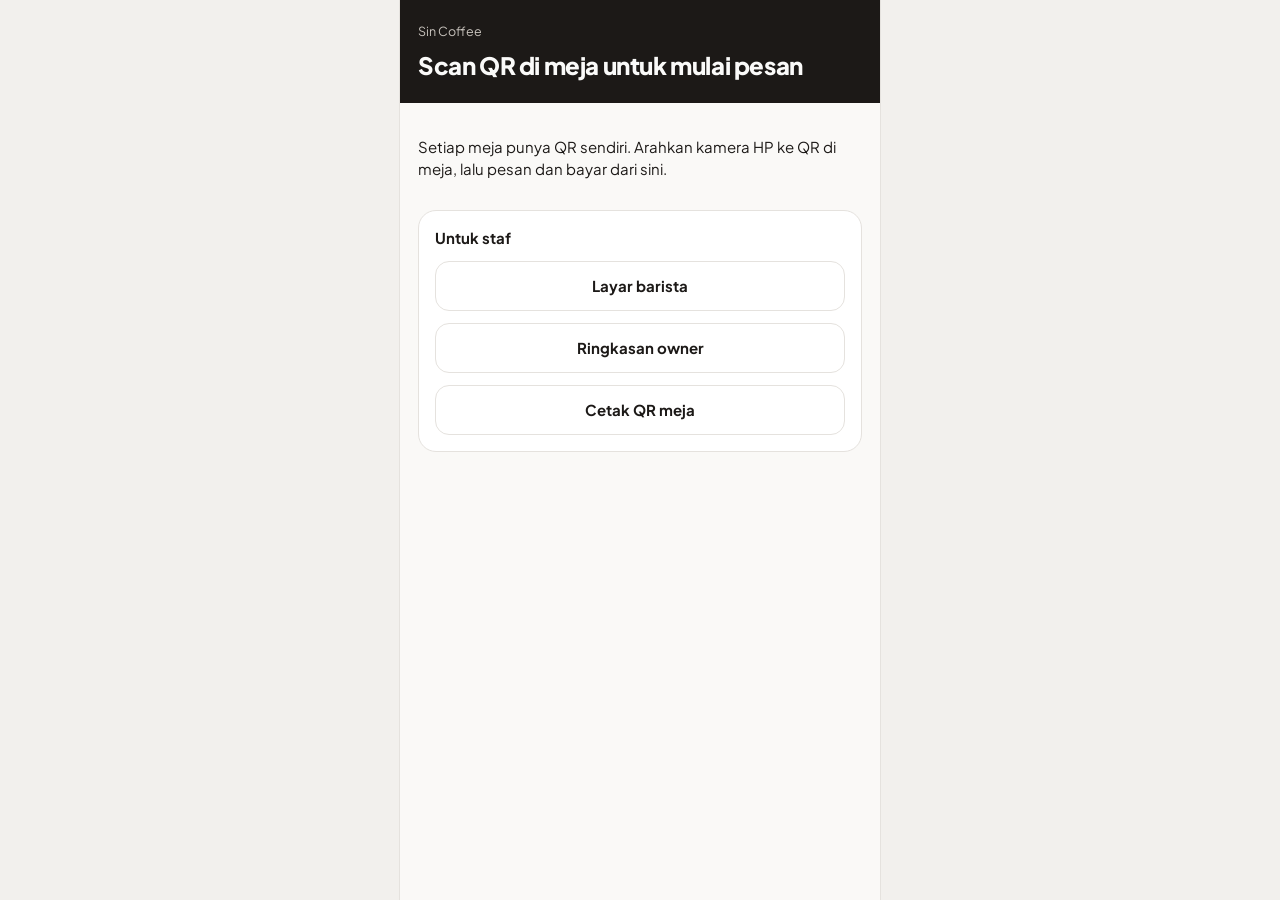
<file: site/index.html>
<!doctype html>
<html lang="id">
<head>
<meta charset="utf-8">
<meta name="viewport" content="width=device-width, initial-scale=1, viewport-fit=cover">
<meta name="theme-color" content="#1C1917">
<link rel="preconnect" href="https://fonts.gstatic.com" crossorigin>
<link rel="stylesheet" href="https://fonts.googleapis.com/css2?family=Plus+Jakarta+Sans:wght@400;500;600;700;800&family=JetBrains+Mono:wght@500;700&display=swap">
<link rel="stylesheet" href="assets/app.css?v=5">
<title>Sin Coffee · Pesan</title>
</head>
<body>
<div class="app" id="app"><div class="err-screen"><span class="spin"></span><span class="hint">Memuat menu…</span></div></div>
<script src="assets/config.js"></script>
<script src="assets/sb.js?v=3"></script>
<script>
(function () {
  var t = (new URLSearchParams(location.search).get('t') || '').replace(/[^a-f0-9]/g, '');
  if (!t) {
    document.getElementById('app').innerHTML =
      '<header class="phero pp"><small>Sin Coffee</small><h1>Scan QR di meja untuk mulai pesan</h1></header>' +
      '<div class="pp stack" style="padding-top:18px"><p>Setiap meja punya QR sendiri. Arahkan kamera HP ke QR di meja, lalu pesan dan bayar dari sini.</p>' +
      (SB.siap ? '' : '<div class="banner b-err">Aplikasi belum diatur: isi url dan anonKey Supabase di assets/config.js.</div>') +
      '<div class="pcard"><b>Untuk staf</b><a class="btn btn-g" href="barista.html">Layar barista</a><a class="btn btn-g" href="ringkasan.html">Ringkasan owner</a><a class="btn btn-g" href="qr.html">Cetak QR meja</a></div></div>';
    return;
  }
  window.SC = { token: t };
  var a = document.createElement('script'); a.src = 'assets/vendor/qrcode.js';
  a.onload = function () { var b = document.createElement('script'); b.src = 'assets/pelanggan.js?v=8'; document.body.appendChild(b); };
  document.body.appendChild(a);
})();
</script>
</body>
</html>
</file>
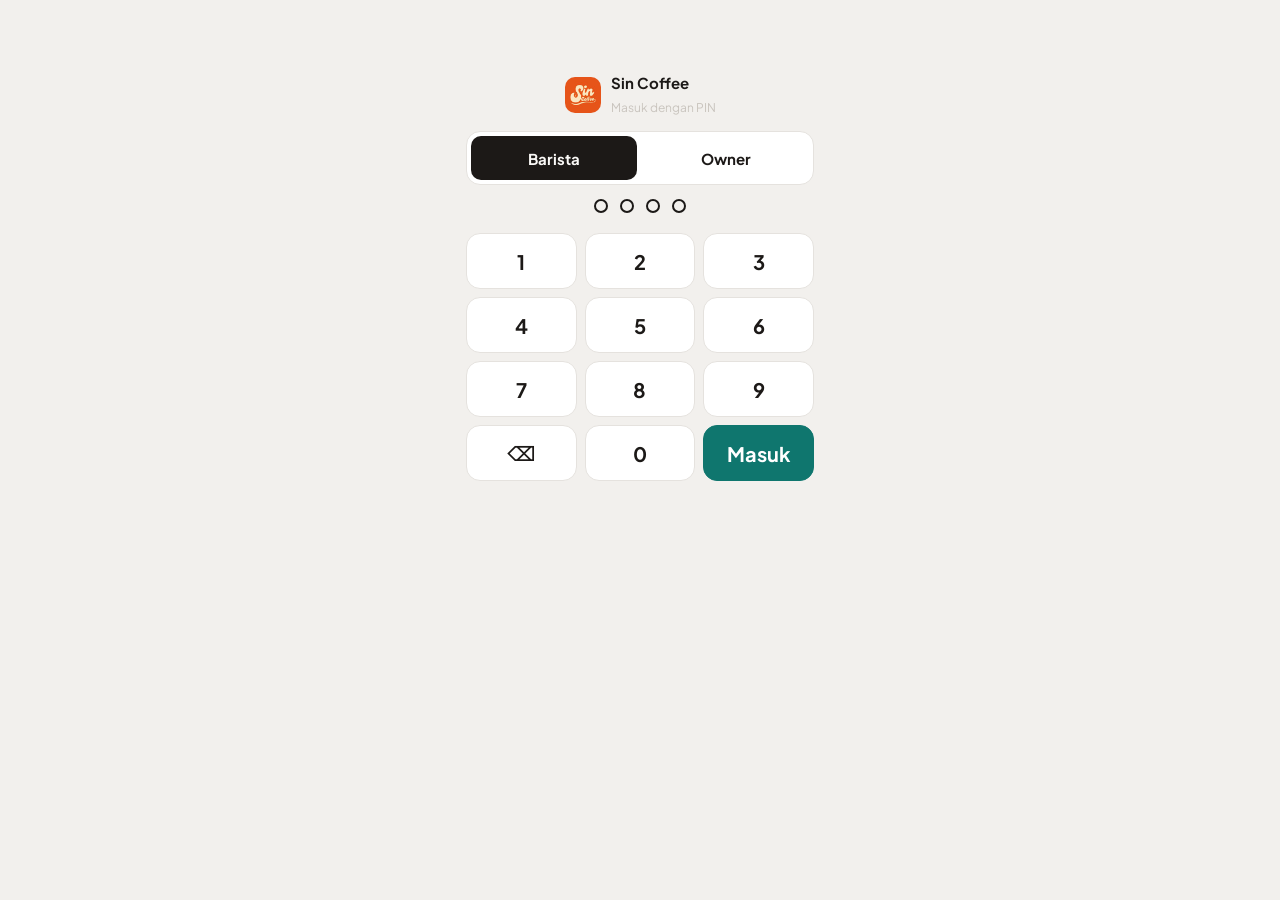
<file: site/barista.html>
<!doctype html>
<html lang="id">
<head>
<meta charset="utf-8">
<meta name="viewport" content="width=device-width, initial-scale=1, viewport-fit=cover">
<meta name="theme-color" content="#1C1917">
<link rel="preconnect" href="https://fonts.gstatic.com" crossorigin>
<link rel="stylesheet" href="https://fonts.googleapis.com/css2?family=Plus+Jakarta+Sans:wght@400;500;600;700;800&family=JetBrains+Mono:wght@500;700&display=swap">
<link rel="stylesheet" href="assets/app.css?v=5">
<title>Barista · Sin Coffee</title>
</head>
<body>
<header class="top" id="top"><div class="inner"><div class="brand"><span class="logo"><img src="assets/logo-sin.jpg" alt="Sin Coffee" width="36" height="36" style="width:36px;height:36px"></span><b>Sin Coffee</b></div></div></header>
<main class="wrap"><div class="inner">
  <div class="h2row"><div><h2>Layar barista</h2><div class="sub">Hanya pesanan yang sudah lunas. Urut dari yang paling lama.</div></div>
    <button class="small-btn" id="sound" type="button">Aktifkan suara pesanan baru</button></div>
  <div class="conn" id="conn" role="alert">Koneksi terputus. Menampilkan antrean terakhir, mencoba menyambung ulang…</div>
  <div class="board">
    <div class="b-head"><div><b id="aktif">Memuat…</b><div class="sub">Diperbarui setiap 3 detik</div></div><span class="chip c-ok" id="live">● Online</span></div>
    <div class="cols" id="cols"></div>
    <div class="done-line" id="done"></div>
  </div>
  <section class="panel" style="margin-top:16px">
    <h3><span>Menu habis?</span><span style="text-transform:none;letter-spacing:0">Hilangkan centang agar pelanggan tidak bisa memesan</span></h3>
    <div class="menu-list" id="menu"></div>
  </section>
</div></main>
<script src="assets/config.js"></script>
<script src="assets/sb.js?v=3"></script>
<script src="assets/staf.js?v=5"></script>
<script src="assets/barista.js?v=4"></script>
</body>
</html>
</file>
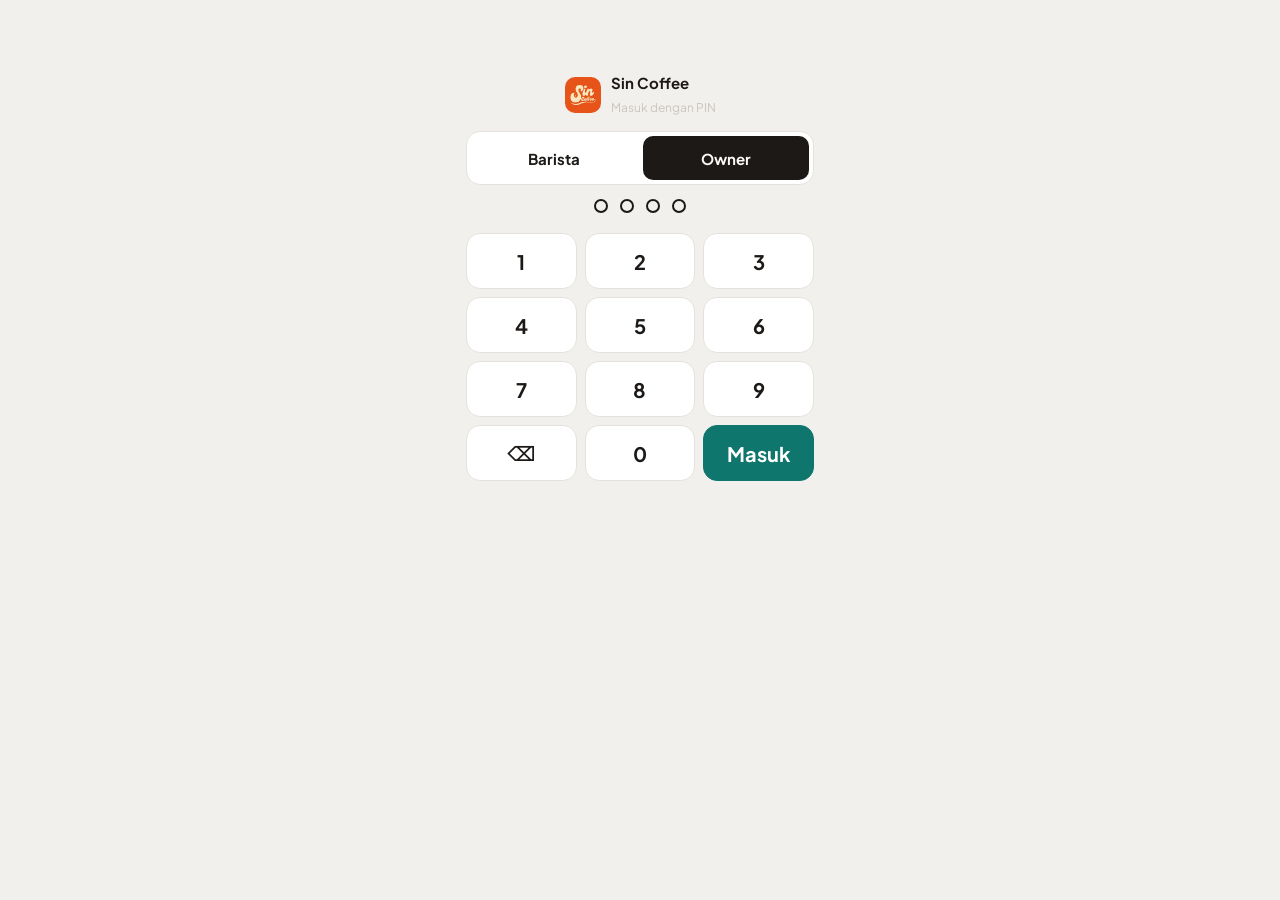
<file: site/login.html>
<!doctype html>
<html lang="id">
<head>
<meta charset="utf-8">
<meta name="viewport" content="width=device-width, initial-scale=1, viewport-fit=cover">
<meta name="theme-color" content="#1C1917">
<link rel="preconnect" href="https://fonts.gstatic.com" crossorigin>
<link rel="stylesheet" href="https://fonts.googleapis.com/css2?family=Plus+Jakarta+Sans:wght@400;500;600;700;800&family=JetBrains+Mono:wght@500;700&display=swap">
<link rel="stylesheet" href="assets/app.css?v=5">
<title>Masuk · Sin Coffee</title>
</head>
<body>
<main class="login">
  <div class="brand" style="justify-content:center"><span class="logo" style="background:var(--ink);color:var(--app)"><img src="assets/logo-sin.jpg" alt="Sin Coffee" width="36" height="36" style="width:36px;height:36px"></span><div><b>Sin Coffee</b><small class="hint">Masuk dengan PIN</small></div></div>
  <div class="seg" role="group" aria-label="Masuk sebagai">
    <button type="button" data-p="barista" aria-pressed="false">Barista</button>
    <button type="button" data-p="owner" aria-pressed="false">Owner</button>
  </div>
  <div class="pindots" aria-live="polite" id="dots"></div>
  <div class="banner b-err" id="err" hidden></div>
  <div class="pinpad">
    <button type="button" data-k="1">1</button><button type="button" data-k="2">2</button><button type="button" data-k="3">3</button>
    <button type="button" data-k="4">4</button><button type="button" data-k="5">5</button><button type="button" data-k="6">6</button>
    <button type="button" data-k="7">7</button><button type="button" data-k="8">8</button><button type="button" data-k="9">9</button>
    <button type="button" data-k="del" aria-label="Hapus">⌫</button><button type="button" data-k="0">0</button><button type="button" data-k="ok" id="ok" style="background:var(--accent);color:var(--accent-ink);border-color:var(--accent)">Masuk</button>
  </div>
</main>
<script src="assets/config.js"></script>
<script src="assets/sb.js?v=3"></script>
<script>
(function () {
  var ke = (new URLSearchParams(location.search).get('ke') || '').replace(/[^a-z.]/g, '');
  var izin = ['barista.html', 'ringkasan.html', 'qr.html'];
  var peran = ke === 'barista.html' ? 'barista' : 'owner', pin = '', busy = false;
  var dots = document.getElementById('dots'), err = document.getElementById('err');
  function seg() { document.querySelectorAll('[data-p]').forEach(function (x) { x.setAttribute('aria-pressed', String(x.dataset.p === peran)); }); }
  function draw() { var h = ''; for (var i = 0; i < Math.max(4, pin.length); i++) h += '<span class="' + (i < pin.length ? 'f' : '') + '"></span>'; dots.innerHTML = h; }
  document.querySelectorAll('[data-p]').forEach(function (b) { b.addEventListener('click', function () { peran = b.dataset.p; seg(); }); });
  async function go() {
    if (busy || !pin) return; busy = true; err.hidden = true; document.getElementById('ok').textContent = '…';
    try {
      var d = await SB.rpc('sc_login', { p_peran: peran, p_pin: pin });
      try { localStorage.setItem('sc_sesi', d.token); } catch (e) {}
      location.href = peran === 'barista' ? 'barista.html' : (izin.indexOf(ke) >= 0 ? ke : 'ringkasan.html');
    } catch (e) { err.textContent = e.message; err.hidden = false; pin = ''; draw(); }
    busy = false; document.getElementById('ok').textContent = 'Masuk';
  }
  document.querySelectorAll('[data-k]').forEach(function (b) { b.addEventListener('click', function () {
    var k = b.dataset.k; if (k === 'del') pin = pin.slice(0, -1); else if (k === 'ok') return go(); else if (pin.length < 8) pin += k; draw(); }); });
  document.addEventListener('keydown', function (e) { if (/^\d$/.test(e.key) && pin.length < 8) pin += e.key; else if (e.key === 'Backspace') pin = pin.slice(0, -1); else if (e.key === 'Enter') return go(); draw(); });
  if (!SB.siap) { err.textContent = 'Aplikasi belum diatur: isi url dan anonKey Supabase di assets/config.js.'; err.hidden = false; }
  seg(); draw();
})();
</script>
</body>
</html>
</file>
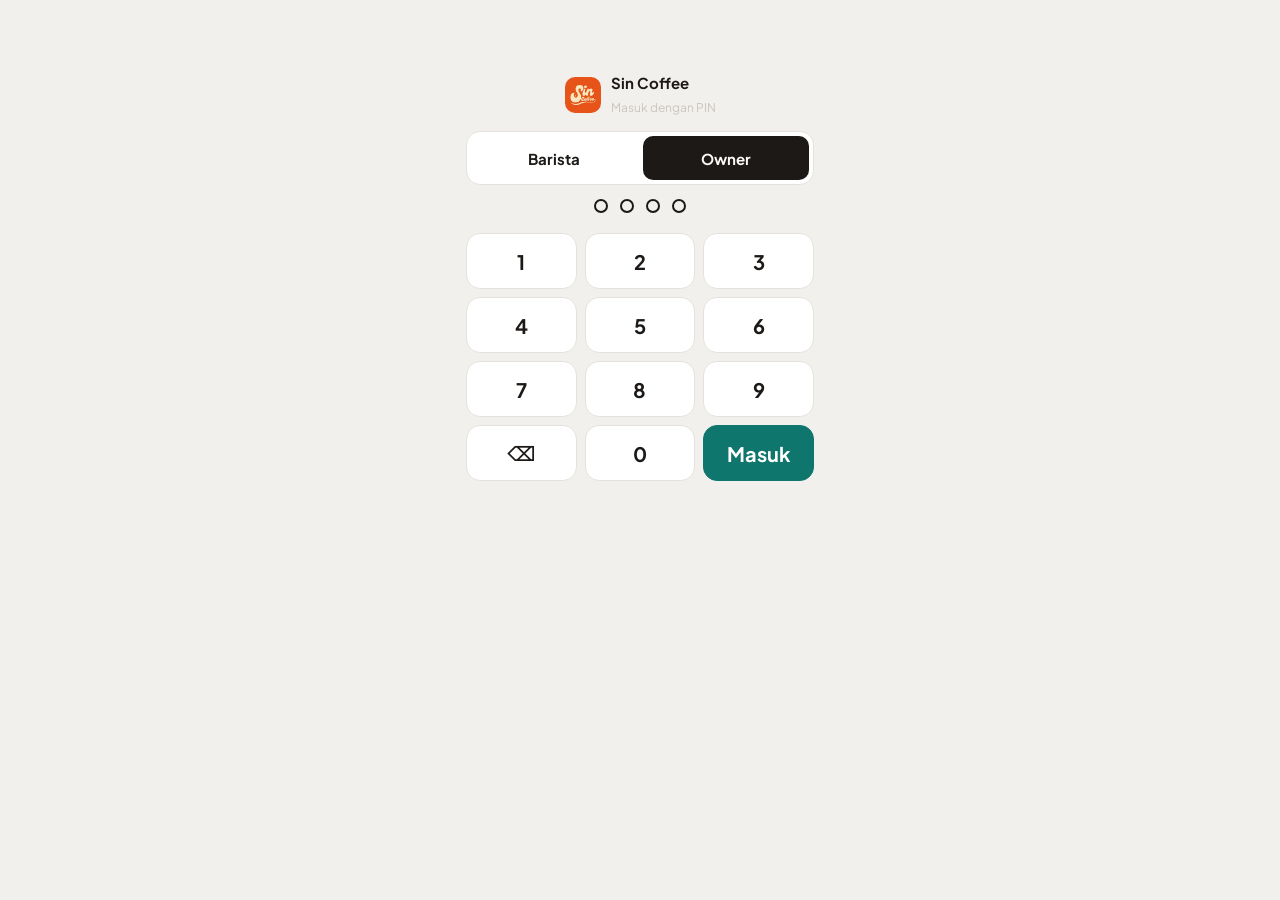
<file: site/pengaturan.html>
<!doctype html>
<html lang="id">
<head>
<meta charset="utf-8">
<meta name="viewport" content="width=device-width, initial-scale=1, viewport-fit=cover">
<meta name="theme-color" content="#1C1917">
<link rel="preconnect" href="https://fonts.gstatic.com" crossorigin>
<link rel="stylesheet" href="https://fonts.googleapis.com/css2?family=Plus+Jakarta+Sans:wght@400;500;600;700;800&family=JetBrains+Mono:wght@500;700&display=swap">
<link rel="stylesheet" href="assets/app.css?v=5">
<title>Pengaturan · Sin Coffee</title>
</head>
<body>
<header class="top" id="top"><div class="inner"><div class="brand"><span class="logo"><img src="assets/logo-sin.jpg" alt="Sin Coffee" width="36" height="36" style="width:36px;height:36px"></span><b>Sin Coffee</b></div></div></header>
<main class="wrap"><div class="inner">
  <div class="h2row"><div><h2>Pengaturan</h2><div class="sub">Kelola menu, harga, dan akun staf gerai.</div></div></div>
  <div class="conn" id="conn" role="alert"></div>
  <div class="banner" id="msg" hidden style="margin-bottom:14px"></div>

  <div class="dgrid">
    <section class="panel s12">
      <h3><span>Tambah menu baru</span></h3>
      <form id="form-menu" class="pengaturan-form">
        <label>Kategori<input type="text" name="kategori" list="daftar-kategori" required maxlength="50" placeholder="mis. Best Seller"></label>
        <datalist id="daftar-kategori"></datalist>
        <label>Nama menu<input type="text" name="nama" required maxlength="100"></label>
        <label>Deskripsi (opsional)<input type="text" name="deskripsi" maxlength="200"></label>
        <label>Pilihan suhu
          <select name="suhu"><option value="">Tanpa pilihan (makanan)</option><option value="Es,Panas">Es / Panas</option><option value="Es">Es saja</option><option value="Panas">Panas saja</option></select>
        </label>
        <label class="cek"><input type="checkbox" name="manis" checked> Bisa pilih tingkat manis</label>
        <label>Harga (Rp)<input type="number" name="harga" required min="0" step="500" inputmode="numeric"></label>
        <button class="small-btn" type="submit">Tambah menu</button>
      </form>
    </section>

    <section class="panel s12">
      <h3><span>Daftar menu</span><span style="text-transform:none;letter-spacing:0" id="jml-menu"></span></h3>
      <div class="tbl-wrap"><table>
        <thead><tr><th>Kategori</th><th>Nama</th><th class="r">Harga (Rp)</th><th>Status</th><th></th></tr></thead>
        <tbody id="tbody-menu"><tr><td colspan="5" class="hint">Memuat…</td></tr></tbody>
      </table></div>
    </section>

    <section class="panel s12">
      <h3><span>Tambah pengguna</span></h3>
      <form id="form-pengguna" class="pengaturan-form">
        <label>Nama<input type="text" name="nama" required maxlength="100"></label>
        <label>Peran
          <select name="peran"><option value="barista">Barista</option><option value="owner">Owner</option></select>
        </label>
        <label>PIN (4 sampai 6 angka)<input type="password" name="pin" required inputmode="numeric" pattern="[0-9]{4,6}" maxlength="6" autocomplete="new-password"></label>
        <button class="small-btn" type="submit">Tambah pengguna</button>
      </form>
    </section>

    <section class="panel s12">
      <h3><span>Akun staf</span></h3>
      <div class="tbl-wrap"><table>
        <thead><tr><th>Nama</th><th>Peran</th><th>Status</th><th>Ganti PIN</th><th></th></tr></thead>
        <tbody id="tbody-pengguna"><tr><td colspan="5" class="hint">Memuat…</td></tr></tbody>
      </table></div>
    </section>
  </div>
</div></main>
<script src="assets/config.js"></script>
<script src="assets/sb.js?v=3"></script>
<script src="assets/staf.js?v=5"></script>
<script src="assets/pengaturan.js?v=1"></script>
</body>
</html>
</file>
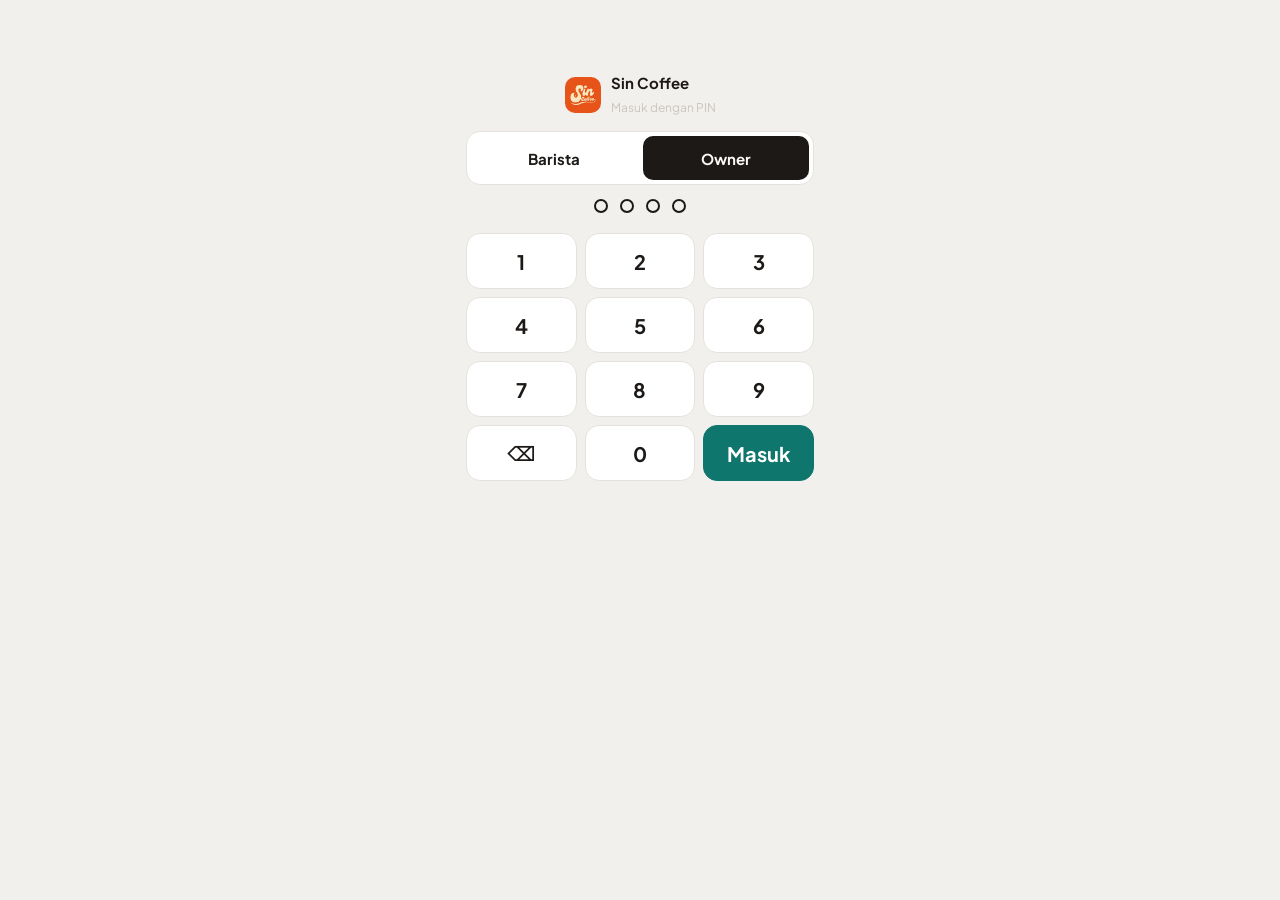
<file: site/qr.html>
<!doctype html>
<html lang="id">
<head>
<meta charset="utf-8">
<meta name="viewport" content="width=device-width, initial-scale=1, viewport-fit=cover">
<meta name="theme-color" content="#1C1917">
<link rel="preconnect" href="https://fonts.gstatic.com" crossorigin>
<link rel="stylesheet" href="https://fonts.googleapis.com/css2?family=Plus+Jakarta+Sans:wght@400;500;600;700;800&family=JetBrains+Mono:wght@500;700&display=swap">
<link rel="stylesheet" href="assets/app.css?v=5">
<title>QR meja · Sin Coffee</title>
<style>
  /* Label QR 50 x 30 mm, logo di tengah, tanpa teks (dicetak) */
  .lbl-grid{display:grid;grid-template-columns:repeat(4,50mm);justify-content:start;gap:0}
  .lbl-item{display:flex;flex-direction:column;align-items:center}
  .lbl{width:50mm;height:30mm;box-sizing:border-box;display:flex;align-items:center;justify-content:center;background:#FFFFFF;outline:0.3px dashed #BDB8B2;outline-offset:-0.3px}
  .qbox{position:relative;width:24mm;height:24mm}
  .qbox img.q{display:block;width:24mm;height:24mm;image-rendering:pixelated}
  .qlogo{position:absolute;left:50%;top:50%;transform:translate(-50%,-50%);width:7mm;height:7mm;background:#FFFFFF;display:flex;align-items:center;justify-content:center}
  .qlogo img{display:block;width:6.2mm;height:6.2mm}
  .cap{font-size:12px;color:#5F5954;margin:6px 0 14px}
  @page{size:A4;margin:12mm 5mm}
  @media print{
    .lbl-grid{grid-template-columns:repeat(4,50mm);justify-content:center;row-gap:0}
    .lbl-item{display:block}
    .lbl{width:50mm;height:30mm}
  }
</style>
</head>
<body>
<header class="top" id="top"><div class="inner"><div class="brand"><span class="logo"><img src="assets/logo-sin.jpg" alt="Sin Coffee" width="36" height="36" style="width:36px;height:36px"></span><b>Sin Coffee</b></div></div></header>
<main class="wrap"><div class="inner">
  <div class="h2row no-print"><div><h2>QR meja</h2><div class="sub">Ukuran label 50 × 30 mm. Cetak lewat Ctrl+P dengan skala 100% (jangan "fit to page"), kertas A4, lalu potong per label.</div></div></div>
  <div class="banner b-warn no-print" id="base" style="margin-bottom:14px"></div>
  <div class="lbl-grid" id="grid"><p class="hint no-print">Memuat…</p></div>
</div></main>
<script src="assets/config.js"></script>
<script src="assets/sb.js?v=3"></script>
<script src="assets/staf.js?v=5"></script>
<script src="assets/vendor/qrcode.js"></script>
<script>
(async function () {
  var esc = STAF.esc;
  var base = new URL('index.html', location.href).href;
  document.getElementById('base').innerHTML = 'Alamat di QR: <span class="mono">' + esc(base) + '?t=…</span><br>QR ini memakai alamat website yang sedang dibuka. Cetak dari alamat Netlify yang akan dipakai pelanggan.';
  try {
    var d = await STAF.api('qr');
    document.getElementById('grid').innerHTML = d.meja.map(function (m) {
      var url = base + '?t=' + m.token, no = (m.kode_meja.match(/\d+/) || [''])[0];
      // error correction H (30%) supaya tetap terbaca walau ada logo di tengah
      var q = qrcode(0, 'H'); q.addData(url); q.make();
      return '<div class="lbl-item">' +
        '<div class="lbl"><div class="qbox"><img class="q" alt="" src="' + q.createDataURL(4, 0) + '">' +
        '<div class="qlogo"><img alt="Sin Coffee" src="assets/logo-sin.jpg"></div></div></div>' +
        '<div class="cap no-print">Meja ' + esc(no.padStart(2, '0')) + ' · <a href="' + esc(url) + '" target="_blank" rel="noopener">buka sebagai pelanggan</a></div>' +
        '</div>';
    }).join('');
  } catch (e) { if (e.message !== 'login') document.getElementById('grid').innerHTML = '<div class="banner b-err">' + esc(e.message) + '</div>'; }
})();
</script>
</body>
</html>
</file>
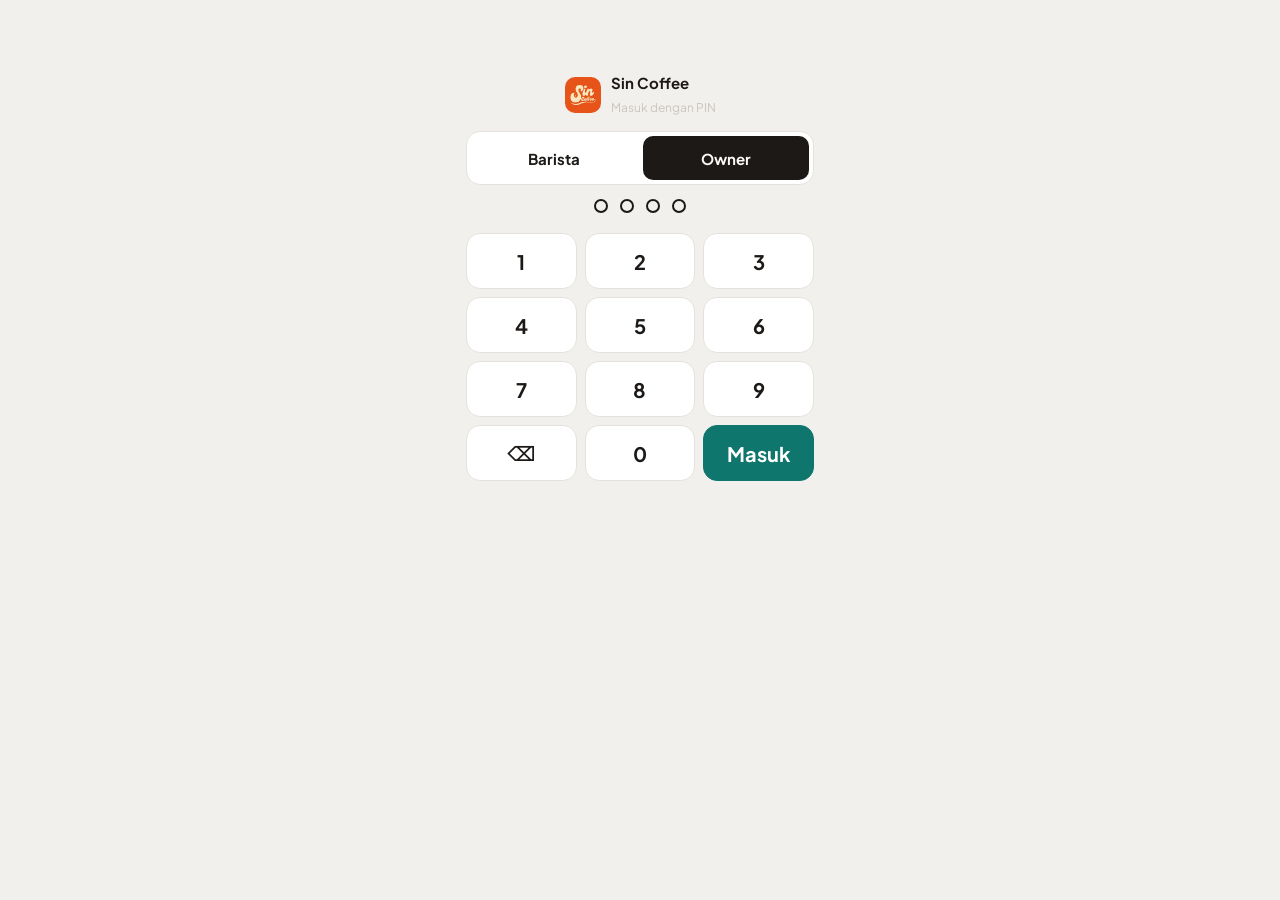
<file: site/ringkasan.html>
<!doctype html>
<html lang="id">
<head>
<meta charset="utf-8">
<meta name="viewport" content="width=device-width, initial-scale=1, viewport-fit=cover">
<meta name="theme-color" content="#1C1917">
<link rel="preconnect" href="https://fonts.gstatic.com" crossorigin>
<link rel="stylesheet" href="https://fonts.googleapis.com/css2?family=Plus+Jakarta+Sans:wght@400;500;600;700;800&family=JetBrains+Mono:wght@500;700&display=swap">
<link rel="stylesheet" href="assets/app.css?v=5">
<title>Ringkasan · Sin Coffee</title>
</head>
<body>
<header class="top" id="top"><div class="inner"><div class="brand"><span class="logo"><img src="assets/logo-sin.jpg" alt="Sin Coffee" width="36" height="36" style="width:36px;height:36px"></span><b>Sin Coffee</b></div></div></header>
<main class="wrap"><div class="inner">
  <div class="h2row"><div><h2>Ringkasan gerai</h2><div class="sub">12 jam terakhir · diperbarui setiap 10 detik</div></div><span class="chip c-ok" id="live">● Live</span></div>
  <div class="conn" id="conn" role="alert">Tidak bisa memuat data. Mencoba lagi…</div>
  <div class="kpis" id="kpis"></div>
  <div class="dgrid">
    <section class="panel s5"><h3><span>Antrean sekarang</span><a href="barista.html" style="text-transform:none;letter-spacing:0">Buka layar barista</a></h3><div class="queue" id="queue"></div><p class="hint" id="oldest" style="margin:10px 0 0"></p></section>
    <section class="panel s7 chart"><h3><span>Pesanan lunas per jam</span><span style="text-transform:none;letter-spacing:0">jam berjalan disorot</span></h3><div id="chart"></div></section>
    <section class="panel s4"><h3><span>Menu terlaris</span><span style="text-transform:none;letter-spacing:0">porsi</span></h3><div class="hbars" id="top5"></div></section>
    <section class="panel s4"><h3><span>Pembayaran dan rekonsiliasi</span></h3><div class="recon" id="recon"></div><p style="margin:12px 0 0" id="rstat"></p></section>
    <section class="panel s4"><h3><span>Aktivitas sistem</span></h3><ol class="logl" id="log"></ol></section>
    <section class="panel s12"><h3><span>Pesanan terbaru</span></h3><div class="tbl-wrap"><table><thead><tr><th>Nomor</th><th>Jam</th><th>Meja</th><th>Nama</th><th class="r">Item</th><th class="r">Total</th><th>Pembayaran</th><th>Produksi</th></tr></thead><tbody id="recent"></tbody></table></div></section>
  </div>
</div></main>
<script src="assets/config.js"></script>
<script src="assets/sb.js?v=3"></script>
<script src="assets/staf.js?v=5"></script>
<script src="assets/ringkasan.js?v=3"></script>
</body>
</html>
</file>
<file: site/assets/app.css>
/* Sin Coffee QR Order - gaya bersama */
:root{
  --bg:#F2F0ED; --app:#FAF9F7; --surface:#FFFFFF; --sunk:#F7F6F4; --ink:#1C1917; --muted:#5F5954; --line:#E5E2DE;
  --accent:#0F766E; --accent-ink:#FFFFFF; --accent-soft:#D9F2EE; --accent-2:#99D5CC;
  --hero:#1C1917; --hero-ink:#FAFAF9; --hero-muted:#C9C4BE;
  --ok:#047857; --ok-soft:#DAF4E7; --err:#B91C1C; --err-soft:#FCE5E5; --warn:#A35208; --warn-soft:#FBEEDB; --info:#1D4ED8; --info-soft:#E3EBFD;
  --f-ui:'Plus Jakarta Sans',system-ui,-apple-system,'Segoe UI',Roboto,sans-serif; --f-mono:'JetBrains Mono',ui-monospace,Menlo,Consolas,monospace;
  color-scheme:light;
}
*{box-sizing:border-box}
html,body{min-height:100%}
body{margin:0;background:var(--bg);color:var(--ink);font-family:var(--f-ui);font-size:15px;line-height:1.5;-webkit-tap-highlight-color:transparent}
button{font-family:inherit;font-size:inherit;color:inherit;cursor:pointer}
button:disabled{opacity:.45;cursor:not-allowed}
a{color:var(--accent)}
:focus-visible{outline:3px solid var(--accent);outline-offset:2px}
.mono{font-family:var(--f-mono);font-variant-numeric:tabular-nums}
.hint{font-size:12.5px;color:var(--muted)}
.btn{display:flex;align-items:center;justify-content:center;gap:8px;width:100%;min-height:50px;border-radius:14px;border:0;font-weight:700;font-size:15px;text-decoration:none}
.btn-p{background:var(--accent);color:var(--accent-ink)}
.btn-g{background:var(--surface);border:1px solid var(--line);color:var(--ink)}
.btn-split{justify-content:space-between;padding:0 18px}
.chip{display:inline-flex;align-items:center;gap:5px;font-size:11.5px;font-weight:700;border-radius:999px;padding:3px 9px;white-space:nowrap}
.c-ok{background:var(--ok-soft);color:var(--ok)}.c-err{background:var(--err-soft);color:var(--err)}.c-warn{background:var(--warn-soft);color:var(--warn)}.c-info{background:var(--info-soft);color:var(--info)}.c-acc{background:var(--accent-soft);color:var(--accent)}.c-mute{background:var(--sunk);color:var(--muted);border:1px solid var(--line)}
.banner{border-radius:14px;padding:12px 14px;font-size:14px;font-weight:600}
.b-err{background:var(--err-soft);color:var(--err)}.b-ok{background:var(--ok-soft);color:var(--ok)}.b-warn{background:var(--warn-soft);color:var(--warn)}
.spin{width:16px;height:16px;border-radius:50%;border:2px solid var(--line);border-top-color:var(--accent);animation:spin 1s linear infinite;display:inline-block}
@keyframes spin{to{transform:rotate(360deg)}}

/* ============ PELANGGAN ============ */
.app{position:relative;max-width:480px;min-height:100vh;margin:0 auto;background:var(--app);display:flex;flex-direction:column;box-shadow:0 0 0 1px var(--line)}
.pp{padding-left:max(18px,env(safe-area-inset-left,0px));padding-right:max(18px,env(safe-area-inset-right,0px))}
.phero{background:var(--hero);color:var(--hero-ink);padding-top:calc(22px + env(safe-area-inset-top,0px));padding-bottom:20px;display:flex;flex-direction:column;gap:6px}
.phero small{color:var(--hero-muted);font-size:12.5px}
.phero h1{margin:0;font-size:24px;font-weight:800;letter-spacing:-.4px}
.pill{display:inline-flex;border-radius:999px;padding:5px 11px;font-size:12.5px;font-weight:700;background:rgba(255,255,255,.1);color:var(--hero-ink)}
.cats{position:sticky;top:0;z-index:3;background:var(--app);display:flex;gap:8px;overflow-x:auto;padding-block:10px;border-bottom:1px solid var(--line);scrollbar-width:none}
.cats::-webkit-scrollbar{display:none}
.cats button{flex:none;border:1px solid var(--line);background:var(--surface);border-radius:999px;padding:8px 14px;font-weight:600;font-size:13.5px;min-height:40px}
.cats button[aria-current="true"]{background:var(--ink);color:var(--app);border-color:var(--ink)}
.sec-h{margin:0;padding-block:18px 4px;font-size:12.5px;font-weight:700;letter-spacing:.06em;text-transform:uppercase;color:var(--muted);scroll-margin-top:64px}
.mi{display:grid;grid-template-columns:60px minmax(0,1fr) auto;gap:14px;align-items:center;padding-block:13px;border:0;border-bottom:1px solid var(--line);background:transparent;text-align:left;width:100%}
.mi.habis{opacity:.5}
.thumb{width:60px;height:60px;border-radius:16px;display:flex;align-items:center;justify-content:center}
.thumb svg{width:32px;height:32px}
.mi b{display:block;font-size:15.5px}.mi p{margin:1px 0 3px;font-size:12.5px;color:var(--muted)}
.price{font-weight:700;font-size:14px}
.add{width:38px;height:38px;border-radius:12px;background:var(--accent);color:var(--accent-ink);display:flex;align-items:center;justify-content:center;font-size:20px;font-weight:700}
.inc{min-width:38px;height:38px;border-radius:12px;background:var(--accent-soft);color:var(--accent);display:flex;align-items:center;justify-content:center;font-weight:800;padding:0 10px}
.pfoot{position:sticky;bottom:0;z-index:4;background:var(--app);padding-top:12px;padding-bottom:calc(14px + env(safe-area-inset-bottom,0px));border-top:1px solid var(--line);margin-top:auto}
.pbar{display:flex;align-items:center;gap:10px;padding-top:calc(14px + env(safe-area-inset-top,0px));padding-bottom:14px}
.pbar h2{margin:0;font-size:19px;font-weight:800}
.iconbtn{width:44px;height:44px;border-radius:12px;border:1px solid var(--line);background:var(--surface);display:flex;align-items:center;justify-content:center;flex:none}
.pcard{background:var(--surface);border:1px solid var(--line);border-radius:18px;padding:16px;display:flex;flex-direction:column;gap:12px}
.row{display:flex;justify-content:space-between;align-items:flex-start;gap:12px}
.row small{display:block;color:var(--muted);font-size:12.5px}
.stack{display:flex;flex-direction:column;gap:14px;padding-bottom:20px}
.qty{display:flex;align-items:center;gap:10px}
.qb{width:36px;height:36px;border-radius:10px;border:1px solid var(--line);background:var(--surface);font-weight:800;font-size:17px;display:flex;align-items:center;justify-content:center}
.total{display:flex;justify-content:space-between;font-weight:800;font-size:17px;padding-top:12px;border-top:1px dashed var(--line)}
.lbl{display:block;font-size:13px;font-weight:700;margin-bottom:6px}
input[type=text],input[type=password],textarea{width:100%;border-radius:12px;border:1px solid var(--line);background:var(--surface);color:var(--ink);padding:12px;font-family:inherit;font-size:16px}
textarea{min-height:66px;resize:vertical}
.paym{display:flex;align-items:center;gap:12px;border:2px solid var(--accent);border-radius:14px;padding:12px 14px;background:var(--accent-soft)}
.qris{font-family:var(--f-mono);font-weight:700;font-size:12px;background:var(--ink);color:var(--app);border-radius:6px;padding:3px 7px}
.scrim{position:fixed;inset:0;z-index:20;background:rgba(10,9,8,.5);display:flex;align-items:flex-end;justify-content:center;animation:fade .2s}
.sheet{width:100%;max-width:480px;max-height:92vh;overflow-y:auto;background:var(--app);border-radius:22px 22px 0 0;padding-top:8px;padding-bottom:calc(16px + env(safe-area-inset-bottom,0px));animation:up .25s ease-out}
.grab{width:40px;height:4px;border-radius:2px;background:var(--line);margin:6px auto 10px}
@keyframes up{from{transform:translateY(40px);opacity:.4}to{transform:none;opacity:1}}
@keyframes fade{from{opacity:0}to{opacity:1}}
.opts{display:flex;flex-wrap:wrap;gap:8px}
.opt{border:1px solid var(--line);background:var(--surface);border-radius:12px;padding:9px 14px;font-weight:600;min-height:42px}
.opt[aria-pressed="true"]{border-color:var(--accent);background:var(--accent-soft);color:var(--accent)}
.amount{font-size:30px;font-weight:800;letter-spacing:-.5px}
.qrwrap{align-self:center;background:#FFFFFF;border-radius:18px;padding:16px;border:1px solid var(--line);display:flex;flex-direction:column;align-items:center;gap:8px}
.qrwrap svg,.qrwrap img{display:block;width:210px;height:210px}
.qrwrap .nm{font-size:12px;font-weight:700;color:#1C1917;letter-spacing:.04em}
.timer{display:inline-flex;gap:6px;background:var(--warn-soft);color:var(--warn);font-weight:700;border-radius:999px;padding:5px 12px;font-size:13px;align-self:center}
.wait{display:flex;align-items:center;justify-content:center;gap:10px;color:var(--muted);font-weight:600;font-size:14px}
.demo{border:1.5px dashed var(--warn);background:var(--warn-soft);border-radius:14px;padding:10px 12px;display:flex;flex-direction:column;gap:8px;text-align:left}
.demo b{font-size:11.5px;letter-spacing:.06em;text-transform:uppercase;color:var(--warn)}
.demo-btns{display:grid;grid-template-columns:repeat(2,minmax(0,1fr));gap:8px}
.demo button{border:1px solid var(--line);background:var(--surface);border-radius:10px;padding:9px;font-size:13px;font-weight:600;min-height:42px}
.ticket{background:var(--hero);color:var(--hero-ink);border-radius:22px;padding:20px;display:flex;flex-direction:column;gap:3px}
.ticket small{color:var(--hero-muted);font-size:12.5px}
.ticket .no{font-family:var(--f-mono);font-size:46px;font-weight:700;line-height:1.1}
.ticket .full{font-family:var(--f-mono);font-size:12px;color:var(--hero-muted)}
.ticket .state{align-self:flex-start;margin-top:10px;border-radius:999px;padding:6px 12px;font-size:13px;font-weight:800;background:rgba(255,255,255,.12)}
.ticket.ready .state{background:#34D399;color:#062C1E}
.track{display:flex;flex-direction:column}
.st{display:grid;grid-template-columns:30px minmax(0,1fr);gap:12px;padding-bottom:18px;position:relative}
.st:not(:last-child)::after{content:"";position:absolute;left:14px;top:30px;bottom:2px;width:2px;background:var(--line)}
.st.done:not(:last-child)::after{background:var(--accent)}
.dot{width:30px;height:30px;border-radius:50%;border:2px solid var(--line);background:var(--surface);display:flex;align-items:center;justify-content:center;font-size:13px;font-weight:800;color:var(--muted)}
.st.done .dot{background:var(--accent);border-color:var(--accent);color:var(--accent-ink)}
.st.now .dot{border-color:var(--accent);color:var(--accent);box-shadow:0 0 0 4px var(--accent-soft)}
.st b{display:block;font-size:15px}.st span{font-size:13px;color:var(--muted)}
.st.todo b{color:var(--muted)}
.notif{display:flex;flex-direction:row!important;gap:12px;align-items:center}
.bell{width:40px;height:40px;border-radius:12px;background:var(--accent-soft);color:var(--accent);display:flex;align-items:center;justify-content:center;flex:none}
.switch{width:52px;height:32px;border-radius:999px;border:0;background:var(--line);position:relative;flex:none}
.switch::after{content:"";position:absolute;top:4px;left:4px;width:24px;height:24px;border-radius:50%;background:var(--surface);transition:transform .2s;box-shadow:0 1px 3px rgba(0,0,0,.2)}
.switch[aria-checked="true"]{background:var(--accent)}.switch[aria-checked="true"]::after{transform:translateX(20px)}
details summary{cursor:pointer;font-weight:700;list-style:none;display:flex;justify-content:space-between;min-height:28px;align-items:center}
details summary::-webkit-details-marker{display:none}
.push{position:fixed;left:50%;transform:translateX(-50%);top:calc(10px + env(safe-area-inset-top,0px));z-index:30;width:calc(100% - 24px);max-width:456px;background:var(--surface);border:1px solid var(--line);border-radius:18px;padding:12px 14px;box-shadow:0 16px 40px rgba(0,0,0,.28);display:flex;gap:12px;align-items:flex-start;animation:drop .35s ease-out}
.push .ic{width:38px;height:38px;border-radius:10px;background:var(--hero);color:var(--hero-ink);display:flex;align-items:center;justify-content:center;font-weight:800;font-size:13px;flex:none}
.push b{display:block;font-size:14px}.push span{font-size:13px;color:var(--muted)}
@keyframes drop{from{transform:translate(-50%,-130%)}to{transform:translate(-50%,0)}}
.err-screen{padding:40px 24px;text-align:center;display:flex;flex-direction:column;gap:14px;align-items:center}

/* ============ STAF ============ */
.top{position:sticky;top:0;z-index:8;background:var(--hero);color:var(--hero-ink);padding-left:max(16px,env(safe-area-inset-left,0px));padding-right:max(16px,env(safe-area-inset-right,0px))}
.inner{max-width:1240px;margin:0 auto}
.top .inner{display:flex;flex-wrap:wrap;align-items:center;justify-content:space-between;gap:10px 16px;padding-block:12px}
.brand{display:flex;align-items:center;gap:10px}
.logo{width:36px;height:36px;border-radius:10px;background:var(--hero-ink);color:var(--hero);display:flex;align-items:center;justify-content:center;font-weight:800;font-size:13px}
.brand b{display:block;font-size:15px}.brand small{color:var(--hero-muted);font-size:12px}
.nav{display:flex;gap:4px;background:rgba(255,255,255,.08);border-radius:12px;padding:4px;flex-wrap:wrap}
.nav a{display:flex;align-items:center;gap:7px;color:var(--hero-muted);text-decoration:none;font-weight:700;font-size:13.5px;border-radius:9px;padding:9px 14px;min-height:42px}
.nav a[aria-current="page"]{background:var(--hero-ink);color:var(--hero)}
.who{font-size:12.5px;color:var(--hero-muted)}
.who a{color:var(--hero-ink);font-weight:700}
.wrap{padding:18px max(16px,env(safe-area-inset-right,0px)) 40px max(16px,env(safe-area-inset-left,0px))}
.h2row{display:flex;flex-wrap:wrap;align-items:baseline;justify-content:space-between;gap:6px 12px;margin-bottom:12px}
.h2row h2{margin:0;font-size:21px;font-weight:800;letter-spacing:-.3px}
.sub{color:var(--muted);font-size:13px}
.panel{background:var(--surface);border:1px solid var(--line);border-radius:16px;padding:16px;min-width:0}
.panel h3{margin:0 0 12px;font-size:12.5px;font-weight:700;letter-spacing:.06em;text-transform:uppercase;color:var(--muted);display:flex;justify-content:space-between;gap:8px}
.conn{display:none;background:var(--err-soft);color:var(--err);font-weight:700;font-size:13.5px;padding:10px 14px;border-radius:12px;margin-bottom:12px}
.conn.on{display:block}

.kpis{display:grid;grid-template-columns:repeat(5,minmax(0,1fr));gap:12px;margin-bottom:12px}
.kpi{background:var(--surface);border:1px solid var(--line);border-radius:16px;padding:14px 16px;display:flex;flex-direction:column;gap:2px;min-width:0}
.kpi span{font-size:12.5px;color:var(--muted)}.kpi b{font-size:24px;font-weight:800;letter-spacing:-.4px}.kpi small{font-size:12px;color:var(--muted)}
.kpi.alert{border-color:var(--warn)}
.dgrid{display:grid;grid-template-columns:repeat(12,minmax(0,1fr));gap:12px}
.s4{grid-column:span 4}.s5{grid-column:span 5}.s7{grid-column:span 7}.s8{grid-column:span 8}.s12{grid-column:span 12}
.queue{display:grid;grid-template-columns:repeat(3,minmax(0,1fr));gap:8px}
.qt{border-radius:12px;padding:12px;display:flex;flex-direction:column;gap:2px;border:1px solid var(--line);background:var(--sunk);text-decoration:none;color:inherit}
.qt b{font-size:26px;font-weight:800}.qt span{font-size:12px;color:var(--muted)}
.qt.q-w{border-top:4px solid var(--warn)}.qt.q-p{border-top:4px solid var(--accent)}.qt.q-s{border-top:4px solid var(--ok)}
.chart svg{display:block;width:100%;height:auto}
.chart .ax{fill:var(--muted);font-size:11px;font-family:var(--f-ui)}
.chart .val{fill:var(--ink);font-size:11px;font-weight:700;font-family:var(--f-ui)}
.chart .grid{stroke:var(--line)}
.chart .bar{fill:var(--accent-2)}.chart .bar.cur{fill:var(--accent)}
.hbars{display:flex;flex-direction:column;gap:10px}
.hb{display:grid;grid-template-columns:minmax(0,1fr) 44px;gap:4px 10px;align-items:center;font-size:13.5px}
.hb .track{grid-column:1 / span 2;height:8px;border-radius:4px;background:var(--sunk);border:1px solid var(--line);overflow:hidden}
.hb .fill{height:100%;background:var(--accent);border-radius:4px}
.hb .n{text-align:right;font-weight:700}
.tbl-wrap{overflow-x:auto}
table{width:100%;border-collapse:collapse;font-size:13.5px;font-variant-numeric:tabular-nums}
th,td{text-align:left;padding:9px 8px;border-bottom:1px solid var(--line);white-space:nowrap}
th{font-size:11.5px;color:var(--muted);font-weight:700;letter-spacing:.04em;text-transform:uppercase}
td.r,th.r{text-align:right}
.recon{display:grid;grid-template-columns:repeat(2,minmax(0,1fr));gap:10px}
.recon div{background:var(--sunk);border-radius:12px;padding:10px 12px;display:flex;flex-direction:column}
.recon span{font-size:12px;color:var(--muted)}.recon b{font-size:16px}
.logl{list-style:none;margin:0;padding:0;max-height:320px;overflow-y:auto}
.logl li{display:grid;grid-template-columns:62px 74px minmax(0,1fr);gap:8px;padding:8px 0;border-bottom:1px solid var(--line);font-size:12.5px;align-items:start}
.logl time{color:var(--muted);font-family:var(--f-mono);font-size:11.5px}
.tag{font-family:var(--f-mono);font-size:10.5px;font-weight:700;border-radius:6px;padding:2px 6px;text-align:center;background:var(--sunk);color:var(--muted)}
.t-ok{background:var(--ok-soft);color:var(--ok)}.t-warn{background:var(--warn-soft);color:var(--warn)}.t-err{background:var(--err-soft);color:var(--err)}
.logl .msg{min-width:0;overflow-wrap:anywhere}.logl small{display:block;color:var(--muted);font-family:var(--f-mono);font-size:11px}
.small-btn{border:1px solid var(--line);background:var(--surface);border-radius:10px;padding:8px 12px;font-weight:700;font-size:13px;min-height:40px}
.small-btn.danger{color:var(--err);border-color:var(--err)}

.board{background:var(--surface);border:1px solid var(--line);border-radius:18px;overflow:hidden}
.b-head{display:flex;flex-wrap:wrap;align-items:center;justify-content:space-between;gap:10px;padding:14px 16px;border-bottom:1px solid var(--line)}
.b-head b{font-size:17px}
.cols{display:grid;grid-template-columns:repeat(3,minmax(0,1fr));gap:12px;padding:14px;background:var(--sunk)}
.col{display:flex;flex-direction:column;gap:10px;min-width:0}
.col-h{display:flex;justify-content:space-between;align-items:center;font-weight:800;font-size:15px}
.count{font-size:12px;font-weight:800;border-radius:999px;padding:2px 9px;background:var(--line)}
.card{background:var(--surface);border:1px solid var(--line);border-radius:14px;padding:12px;display:flex;flex-direction:column;gap:8px}
.card.new{animation:flash 1.6s ease-out}
.card.k-MENUNGGU{border-top:4px solid var(--warn)}.card.k-DIPROSES{border-top:4px solid var(--accent)}.card.k-SIAP{border-top:4px solid var(--ok)}
@keyframes flash{from{background:var(--accent-soft)}to{background:var(--surface)}}
.card-top{display:flex;justify-content:space-between;align-items:baseline;gap:6px}
.card-no{font-size:24px;font-weight:800;font-family:var(--f-mono)}
.age{font-size:12.5px;font-family:var(--f-mono);color:var(--muted)}.age.late{color:var(--err);font-weight:700}
.card-meta{font-size:13px;color:var(--muted)}
.card ul{margin:0;padding-left:18px;font-size:14.5px}
.card ul small{color:var(--muted)}
.inote{font-size:12.5px;background:var(--warn-soft);color:var(--warn);border-radius:8px;padding:6px 8px;font-weight:600}
.empty{border:1.5px dashed var(--line);border-radius:14px;padding:16px;font-size:13px;color:var(--muted);text-align:center}
.done-line{padding:10px 16px;font-size:13px;color:var(--muted);border-top:1px solid var(--line)}
.menu-list{display:grid;grid-template-columns:repeat(auto-fill,minmax(220px,1fr));gap:8px}
.menu-list label{display:flex;justify-content:space-between;align-items:center;gap:10px;border:1px solid var(--line);border-radius:12px;padding:10px 12px;background:var(--surface);font-weight:600;font-size:14px;min-height:48px}
.menu-list input{width:20px;height:20px;accent-color:var(--accent)}

/* login */
.login{max-width:380px;margin:8vh auto;padding:0 16px;display:flex;flex-direction:column;gap:14px}
.seg{display:grid;grid-template-columns:1fr 1fr;gap:6px;background:var(--surface);border:1px solid var(--line);border-radius:14px;padding:4px}
.seg button{border:0;border-radius:10px;background:transparent;font-weight:700;min-height:44px}
.seg button[aria-pressed="true"]{background:var(--ink);color:var(--app)}
.pinpad{display:grid;grid-template-columns:repeat(3,1fr);gap:8px}
.pinpad button{min-height:56px;border-radius:14px;border:1px solid var(--line);background:var(--surface);font-size:20px;font-weight:700}
.pindots{display:flex;justify-content:center;gap:12px;min-height:20px}
.pindots span{width:14px;height:14px;border-radius:50%;border:2px solid var(--ink)}
.pindots span.f{background:var(--ink)}

/* QR cetak */
.qrgrid{display:grid;grid-template-columns:repeat(auto-fill,minmax(240px,1fr));gap:14px}
.qrcard{background:#FFFFFF;color:#1C1917;border:1px solid var(--line);border-radius:16px;overflow:hidden;display:flex;flex-direction:column;align-items:center;text-align:center;break-inside:avoid}
.qrcard .band{background:#1C1917;color:#FAFAF9;width:100%;padding:14px 10px 12px}
.qrcard .band b{display:block;font-size:20px;letter-spacing:.04em}.qrcard .band small{color:#C9C4BE;font-size:11px}
.qrcard h4{margin:14px 0 2px;font-size:17px}
.qrcard .s{font-size:11.5px;color:#5F5954}
.qrcard .code{margin:12px 0;border:2px solid #0F766E;border-radius:14px;padding:10px;background:#FFFFFF}
.qrcard .code img{display:block;width:170px;height:170px;image-rendering:pixelated}
.qrcard .mj{font-size:11px;font-weight:700;letter-spacing:.3em;color:#5F5954}
.qrcard .mn{font-size:34px;font-weight:800;line-height:1.1}
.qrcard .steps{display:flex;gap:10px;justify-content:center;font-size:11px;font-weight:700;padding:10px 8px 14px}
.qrcard .url{font-size:9.5px;color:#8A847E;font-family:var(--f-mono);padding:0 10px 10px;word-break:break-all}

@media (max-width:1060px){.kpis{grid-template-columns:repeat(3,minmax(0,1fr))}.s4,.s5,.s7,.s8{grid-column:span 12}}
@media (max-width:760px){.kpis{grid-template-columns:repeat(2,minmax(0,1fr))}.cols{grid-template-columns:minmax(0,1fr)}.brand small{display:none}}
@media print{
  .top,.no-print{display:none!important}
  body{background:#FFFFFF}
  .wrap{padding:0}
  .qrgrid{grid-template-columns:repeat(2,1fr);gap:8mm}
  .qrcard{border:1px dashed #BBBBBB;border-radius:0;page-break-inside:avoid}
}
@media (prefers-reduced-motion:reduce){*{animation:none!important;transition:none!important}}

/* Halaman Pengaturan */
.pengaturan-form{display:grid;grid-template-columns:repeat(auto-fill,minmax(200px,1fr));gap:12px;align-items:end}
.pengaturan-form label{display:flex;flex-direction:column;gap:6px;font-size:13px;color:var(--muted);font-weight:600}
.pengaturan-form label.cek{flex-direction:row;align-items:center;gap:8px;font-size:14px;color:var(--ink)}
.pengaturan-form input[type=number],.pengaturan-form select{width:100%;border-radius:12px;border:1px solid var(--line);background:var(--surface);color:var(--ink);padding:12px;font-family:inherit;font-size:16px}
.pengaturan-form .small-btn{min-height:46px}

[hidden]{display:none!important}

/* Logo asli Sin Coffee di header */
.logo{overflow:hidden;padding:0}
.logo img{width:100%;height:100%;object-fit:cover;display:block}
</file>
